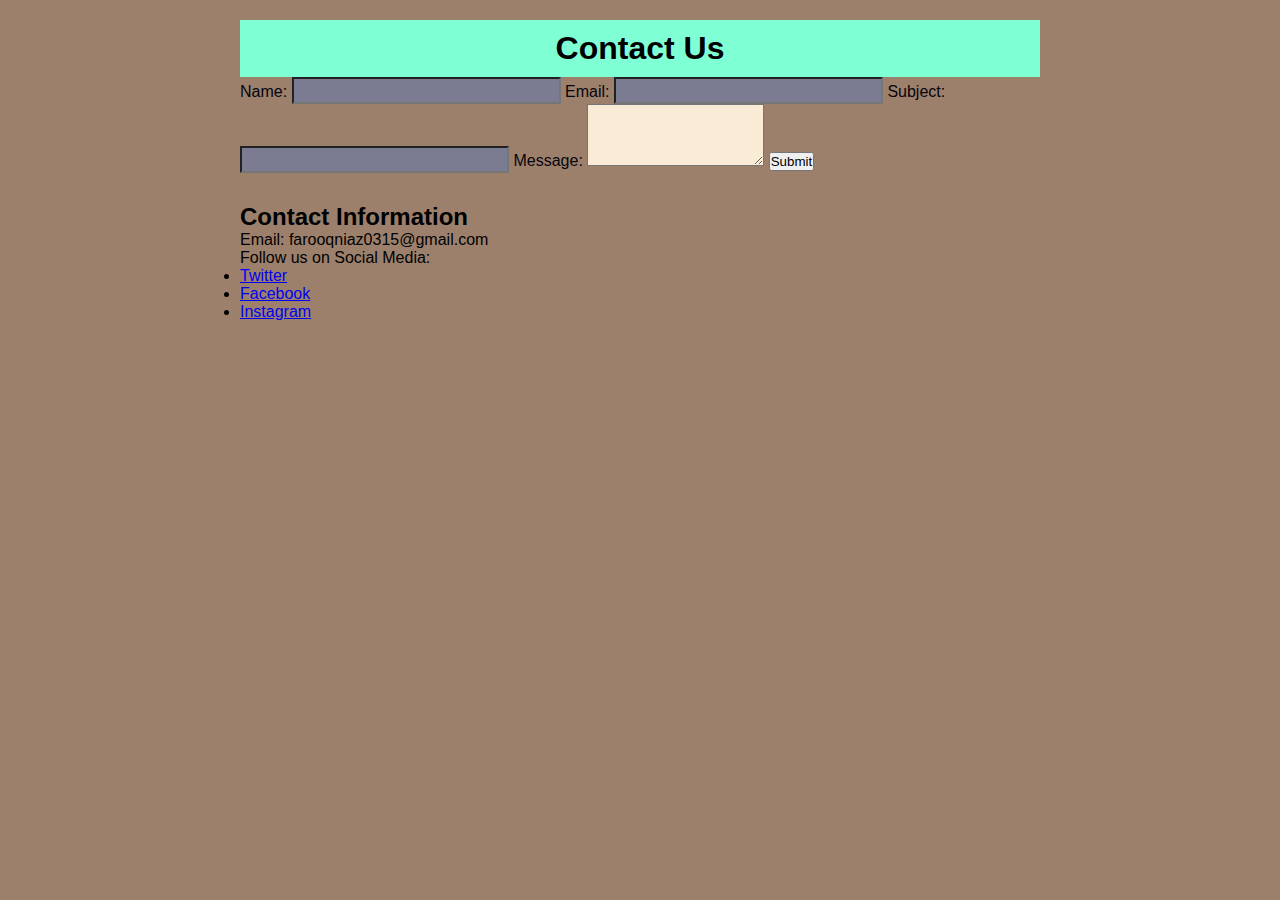
<file: contact.html>
<!DOCTYPE html>
<html lang="en">

<head>
    <meta charset="UTF-8">
    <meta name="viewport" content="width=device-width, initial-scale=1.0">
    <title>Contact Us - Our Travel Blog</title>
    <link rel="stylesheet" type="text/css" href="contact.css">
</head>

<body class="contact">

    <header>
        <h1>Contact Us</h1>
    </header>

    <section class="contact-form">
        <form action="submit_form.php" method="post">
            <label for="name">Name:</label>
            <input type="text" id="name" name="name" required>

            <label for="email">Email:</label>
            <input type="email" id="email" name="email" required>

            <label for="subject">Subject:</label>
            <input type="text" id="subject" name="subject" required>

            <label for="message">Message:</label>
            <textarea id="message" name="message" rows="4" required></textarea>

            <button type="submit">Submit</button>
        </form>
    </section>

    <section class="contact-info">
        <h2>Contact Information</h2>
        <p>Email: farooqniaz0315@gmail.com</p>
        <p>Follow us on Social Media:</p>
        <ul>
            <li><a href="https://x.com" target="_blank">Twitter</a></li>
            <li><a href="https://www.facebook.com" target="_blank">Facebook</a></li>
            <li><a href="https://www.instagram.com" target="_blank">Instagram</a></li>
        </ul>
    </section>

</body>

</html>
</file>
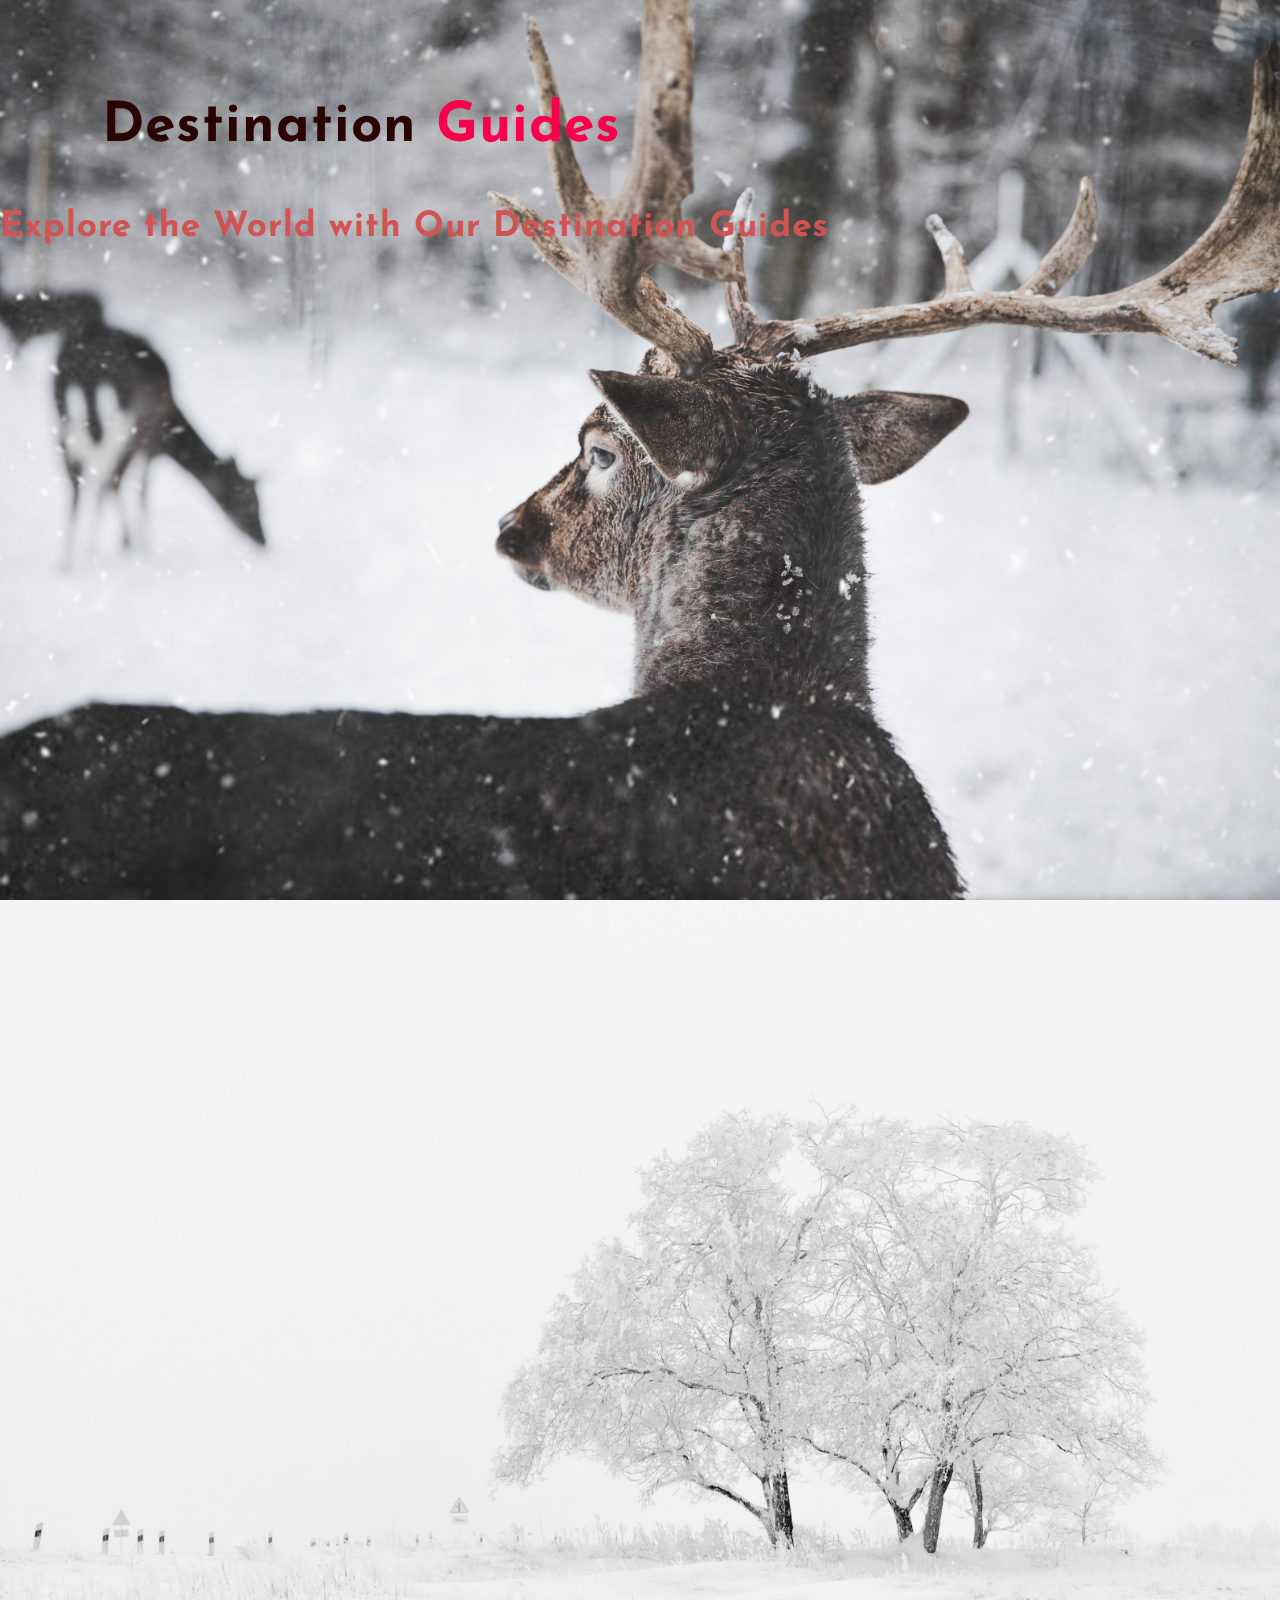
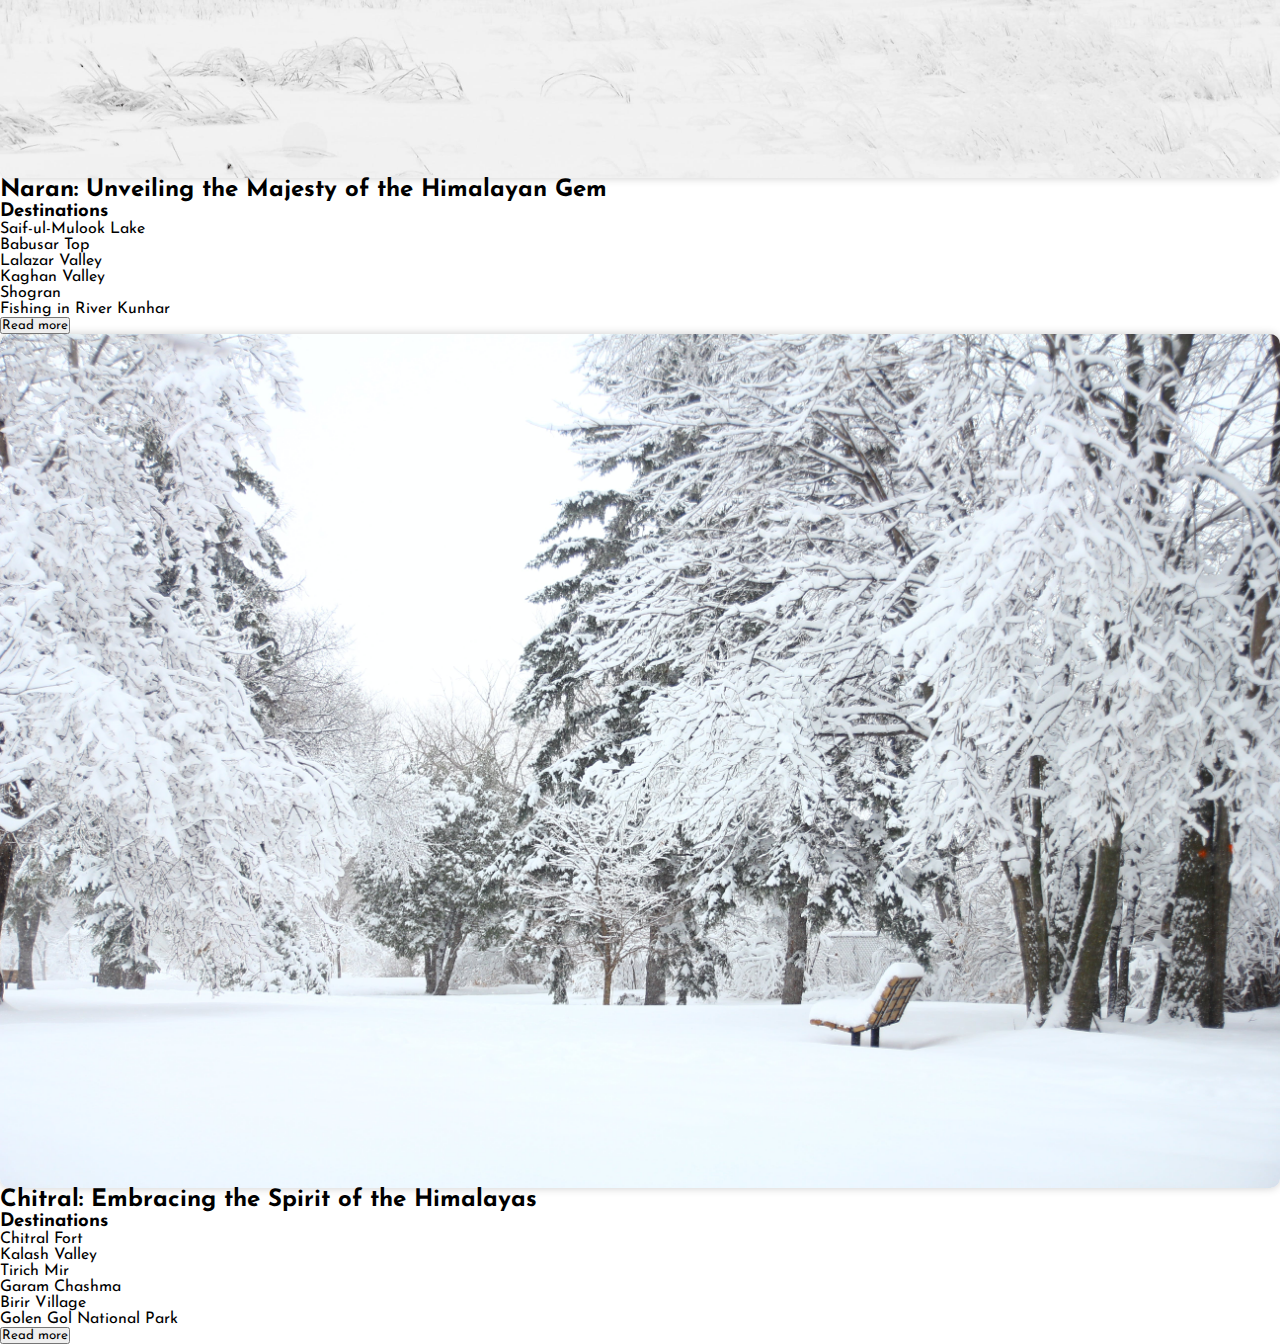
<file: destinations.html>
<!DOCTYPE html>
<html lang="en">

<head>
    <title>Destinations Guides</title>
    <link rel="stylesheet" type="text/css" href="destinations.css">
    <link rel="preconnect" href="https://fonts.gstatic.com">
    <link href="https://fonts.googleapis.com/css?family=Josefin+Sans:ital,wght@0,100;0,200;0,300;0,400;0,500;0,600;0,700;0,100;1,200;1,300;1,400;1,500;1,600,1,700&display=swap" rel="stylesheet">
    <link rel="stylesheet" href="https://cdnjs.cloudflare.com/ajax/libs/font-awesome/6.4.2/css/all.min.css" integrity="sha512-z3gLpd7yknf1YoNbCzqRKc4qyor8gaKU1qan+CShxbuBm...">
</head>

<body>

    <div class="hero">

        <nav>
            <h1 class="logo">Destination <span>Guides</span></h1>
        </nav>

        <div class="content">
        <h3 style="color: rgb(209, 84, 84);
        font-size: 35px;
        letter-spacing: 1px;
        cursor: pointer;
        padding-top: 55px;">Explore the World with Our Destination Guides</h3>
        </div>

    </div>

    <!-- About section start -->
    <section class="about">
        <div class="main">
            <img src="naran_valley.jpg" alt="Naran Valley Image">
            <div class="about-text">
                <h2>Naran: Unveiling the Majesty of the Himalayan Gem</h2>
                <h3>Destinations</h3>
                <p>Saif-ul-Mulook Lake
                    <br>Babusar Top
                    <br>Lalazar Valley
                    <br>Kaghan Valley
                    <br>Shogran
                    <br>Fishing in River Kunhar
                </p>
                <button type="button">Read more</button>
            </div>
        </div>
    </section>

    <section class="about">
        <div class="main">
            <img src="chitral_valley.jpg" alt="Chitral Valley Image">
            <div class="about-text">
                <h2>Chitral: Embracing the Spirit of the Himalayas</h2>
                <h3>Destinations</h3>
                <p>Chitral Fort
                    <br>Kalash Valley
                    <br>Tirich Mir
                    <br>Garam Chashma
                    <br>Birir Village
                    <br>Golen Gol National Park
                </p>
                <button type="button">Read more</button>
            </div>
        </div>
    </section>
</file>
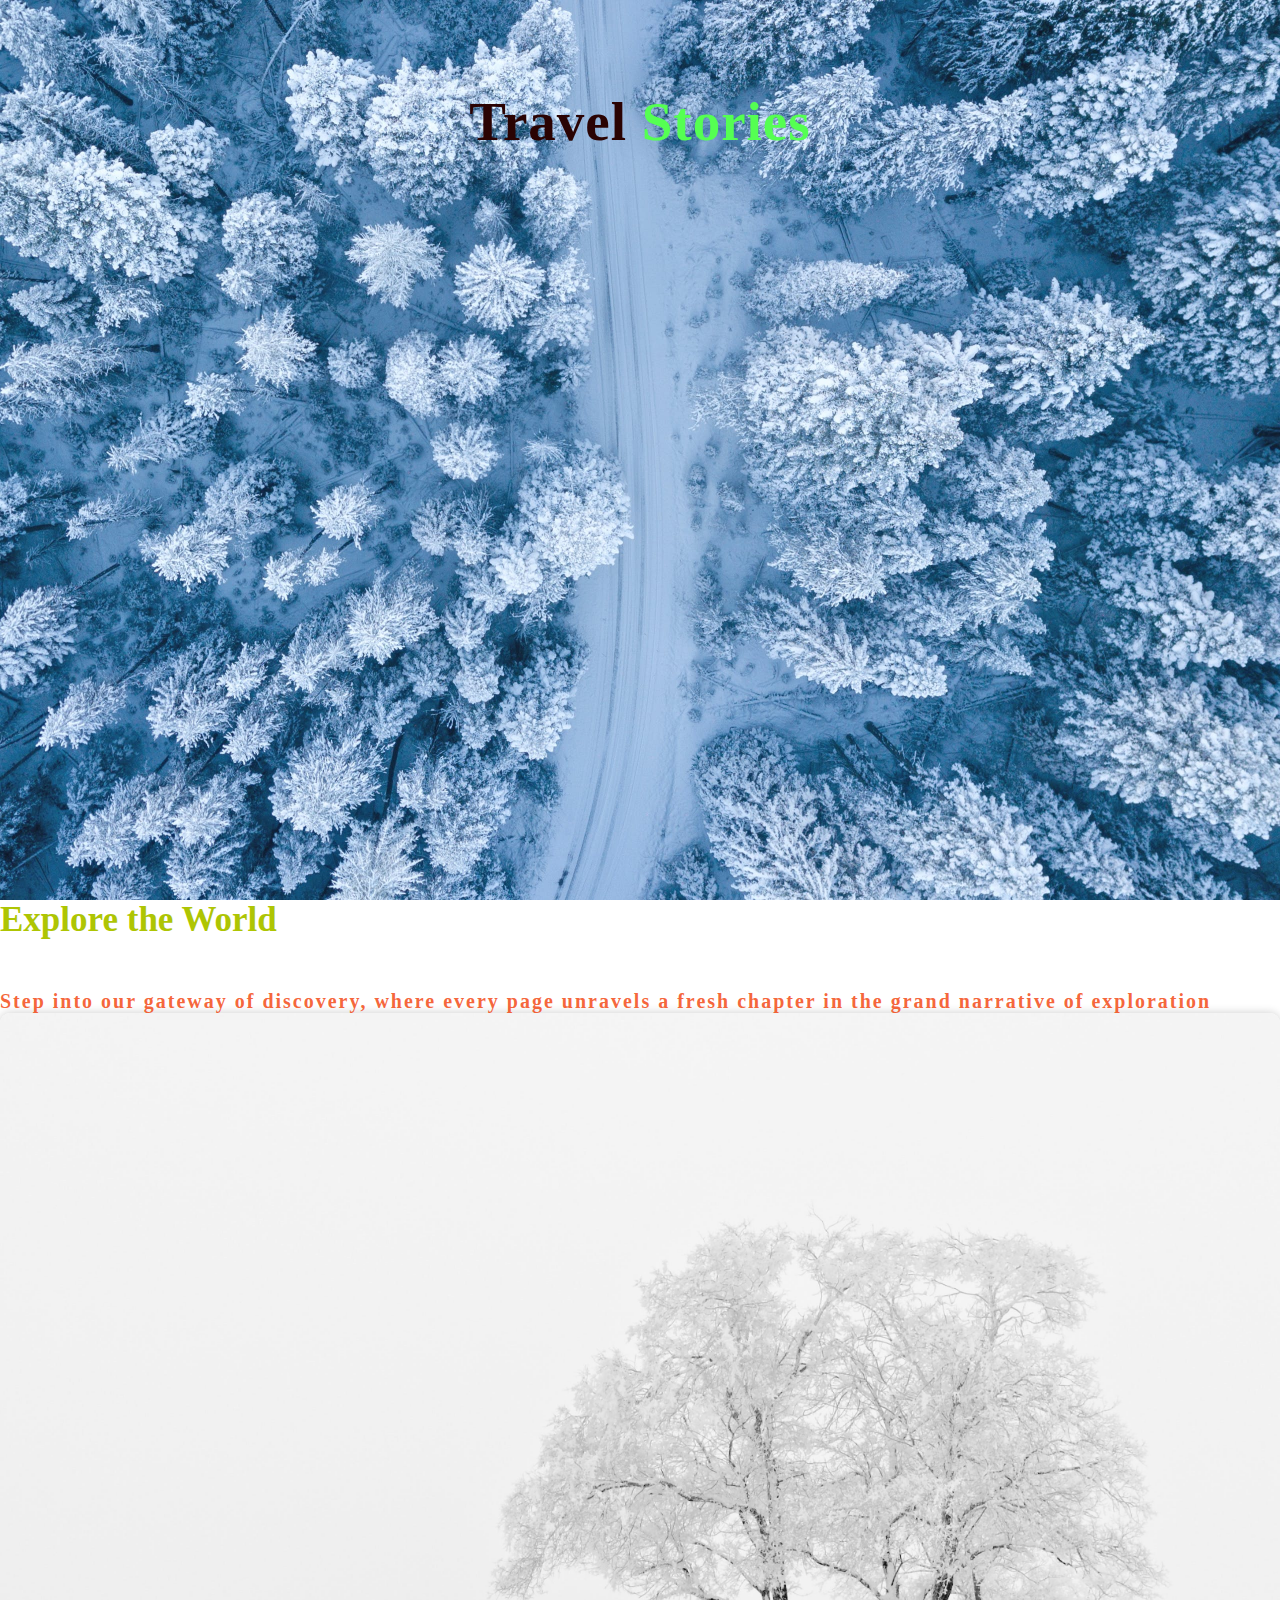
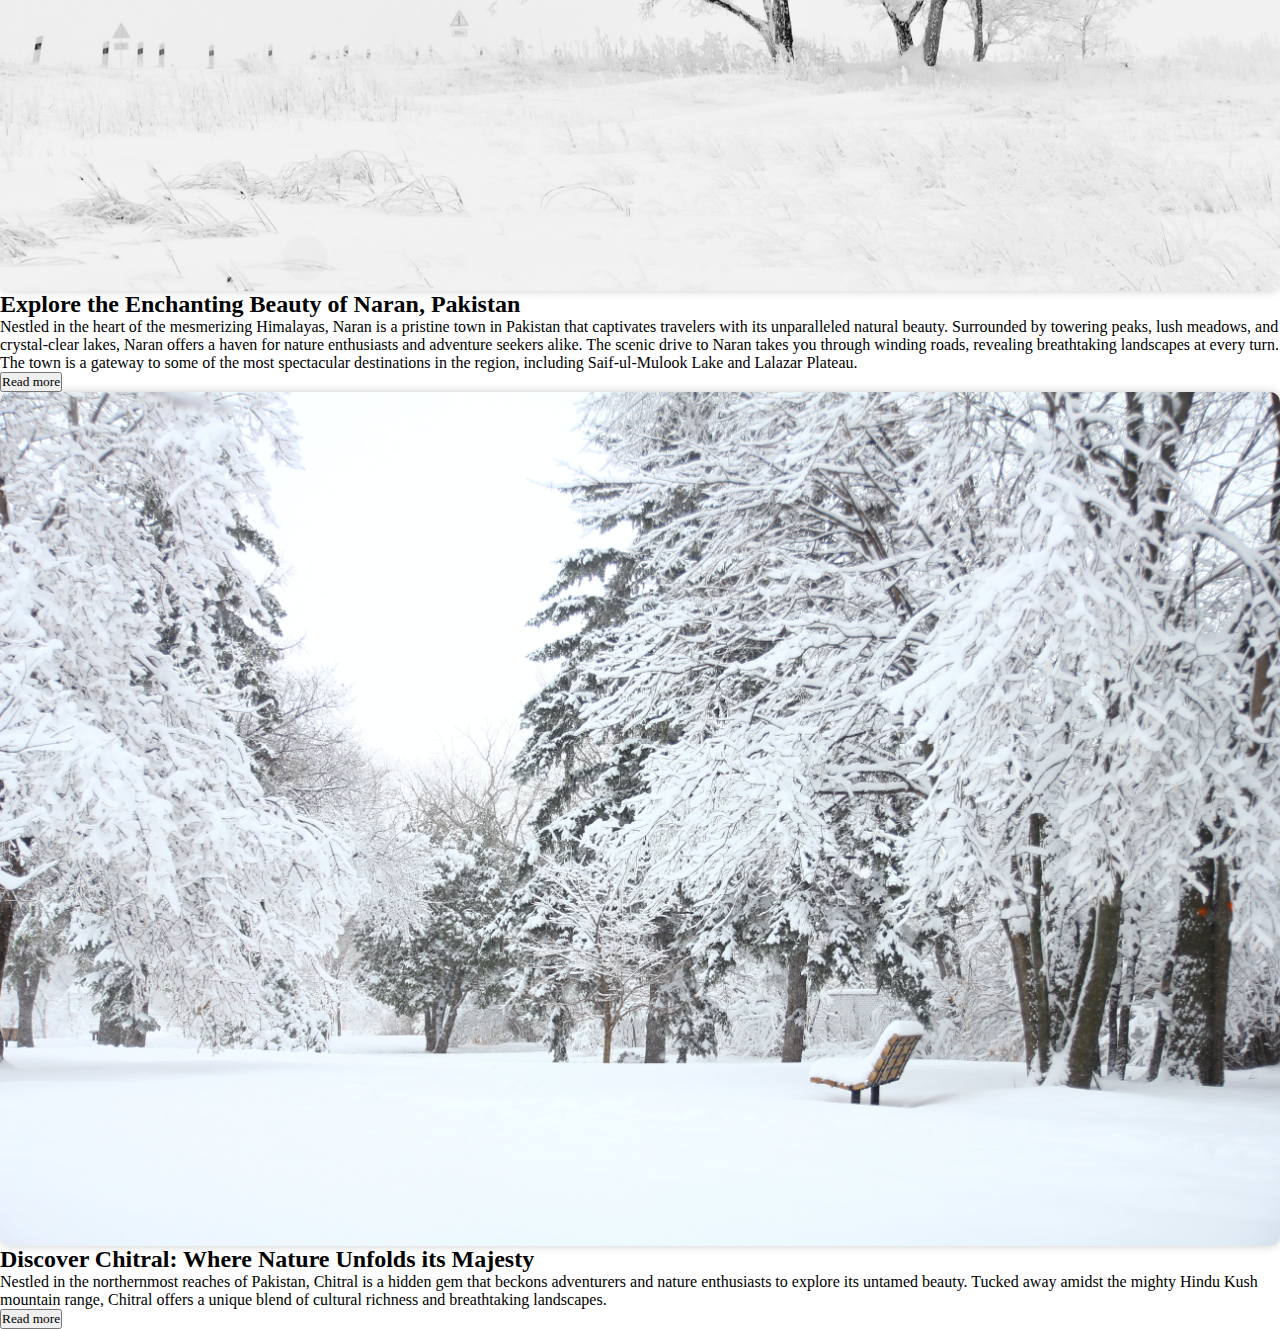
<file: stories.html>
<!DOCTYPE html>
<html>

<head>
    <title>Travel stories</title>
    <link rel="stylesheet" type="text/css" href="stories.css">
    <link rel="preconnect" href="https://fonts.gstatic.com">
    <link href="https://fonts.googleapis.com/css?family=Josefin+Sans:ital,wght@0,100;0,200;0,300;0,400" rel="stylesheet">
    <link rel="stylesheet" href="https://cdnjs.cloudflare.com/ajax/libs/font-awesome/6.4.2/css/all.min.css">
</head>

<body>

<div class="hero">
    <nav>
        <h1 class="logo">Travel <span>Stories</span></h1>
    </nav>
</div>

<div class="content">
    <h3>Explore the World</h3>
    <h4>Step into our gateway of discovery, where every page unravels a fresh chapter in the grand narrative of exploration</h4>

    <!-- About section start -->
    <section class="about">
        <div class="main">
            <img src="naran_valley.jpg">
            <div class="about-text">
                <h2>Explore the Enchanting Beauty of Naran, Pakistan</h2>
                <p>Nestled in the heart of the mesmerizing Himalayas, Naran is a pristine town in Pakistan that captivates travelers with its unparalleled natural beauty. Surrounded by towering peaks, lush meadows, and crystal-clear lakes, Naran offers a haven for nature enthusiasts and adventure seekers alike. 
                    The scenic drive to Naran takes you through winding roads, revealing breathtaking landscapes at every turn. The town is a gateway to some of the most spectacular destinations in the region, including Saif-ul-Mulook Lake and Lalazar Plateau.</p>
                <button type="button">Read more</button>
            </div>
        </div>
    </section>

    <section class="about">
        <div class="main">
            <img src="chitral_valley.jpg">
            <div class="about-text">
                <h2>Discover Chitral: Where Nature Unfolds its Majesty</h2>
                <p>Nestled in the northernmost reaches of Pakistan, Chitral is a hidden gem that beckons adventurers and nature enthusiasts to explore its untamed beauty. Tucked away amidst the mighty Hindu Kush mountain range, Chitral offers a unique blend of cultural richness and breathtaking landscapes.</p>
                <button type="button">Read more</button>
            </div>
        </div>
    </section>
    <!-- Service section start -->
</div>

</body>

</html>
</file>
<file: contact.css>
*{
    font-family: 'Arial', sans-serif;
    margin: 0;
    padding: 0;
}

header {
    background-color: #333;
    color: #fff;
    padding: 10px;
    text-align: center;
}

nav ul {
    list-style-type: none;
    margin: 0;
    padding: 0;
}

nav ul li {
    display: inline;
    margin-right: 20px;
}

.contact {
    max-width: 800px;
    margin: 20px auto;
    background-color: rgb(157, 128, 108);
}

.contact header {
    background-color: aquamarine;
    color: black;
}

.contact-form {
    margin-bottom: 30px;
}

.contact-form label {
    color: rgb(5, 5, 13);
}

.contact-form input {
    color: rgb(3, 3, 9);
    background-color: rgb(123, 123, 145);
    font-size: 20px;
}

.contact-form textarea {
    background-color: antiquewhite;
}
</file>
<file: destinations.css>
* {
    padding: 0;
    margin: 0;
    font-family: "Josefin Sans", sans-serif;
    box-sizing: border-box;
}

.hero {
    height: 100vh;
    width: 100%;
    background-image: url(destinations_cover.jpg);
    background-size: cover;
    background-position: center;
}


nav {
    display: flex;
    align-items: center;
    justify-content: space-between;
    padding-top: 45px;
    padding-left: 8%;
    padding-right: 8%;
}

.logo {
    color: rgb(42, 3, 3);
    font-size: 55px;
    letter-spacing: 1px;
    cursor: pointer;
    padding-top: 55px;
}

span {
    color: #f9004d;
}

nav ul li {
    list-style-type: none;
    display: inline-block;
    padding: 10px 25px;
}
.about img {
    display: block;
    margin: 0 auto;
    max-width: 100%;
    height: auto;
    border-radius: 10px; /* Add border-radius for a rounded look */
    box-shadow: 0 0 10px rgba(0, 0, 0, 0.2); /* Add box-shadow for a subtle effect */
}
nav ul li a {
    color: white;
    text-decoration: none;
    font-weight: bold;
    text-transform: capitalize;
}

nav ul li a:hover {
    color: #f9004d;
    transition: 0.4s;
}

.btn {
    background-color: #f9004d;
    color: white;
}
.hh {
    color: rgb(255, 255, 255);
    font-size: 24px;
    margin-top: 20px;
}
</file>
<file: stories.css>
*{
    padding: 0;
    margin: 0;
    font-family: 'sans-serif';
    box-sizing: border-box;
}

.hero {
    height: 100vh;
    background-image: url(stories_background.jpg);
    background-size: cover;
    width: 100%;
    background-position: center;
}
nav{
    display: flex;
    align-items: center;
    justify-content: space-around;
    padding-top: 45px;
    padding-left: 8%;
    padding-right: 8%;
    }
.logo{
    
    color: rgb(42, 3, 3);
    font-size: 55px;
    letter-spacing: 1px;
    cursor: pointer;
    padding-top: 45px;
}

span {
    color: #55ff52;
}
.about img {
    display: block;
    margin: 0 auto;
    max-width: 100%;
    height: auto;
    border-radius: 10px; /* Add border-radius for a rounded look */
    box-shadow: 0 0 10px rgba(0, 0, 0, 0.2); /* Add box-shadow for a subtle effect */
}
nav ul li {
    list-style-type: none;
    display: inline-block;
    padding: 10px 25px;
}

nav ul li a {
    color: white;
    text-decoration: none;
    font-weight: bold;
    text-transform: capitalize;
}

nav ul li a:hover {
    color: #4bf64e;
    transition: 0.45s;
}

.btn {
    background-color: #69004d;
    color: white;
    text-decoration: none;
    border: 2px solid transparent;
    font-weight: bold;
    padding: 10px 25px;
    border-radius: 30px;
    transition: transform 0.4s;
}

.btn:hover {
    transform: scale(1.2);
}

.content {
    position: relative;
}

h3 {
    color: rgb(174, 197, 3);
    font-size: 35px;
    margin-bottom: 50px;
}

h4 {
    color: #f33d06cc;
    letter-spacing: 2px;
    font-size: 20px;
}

.newsletter form {
    width: 380px;
    max-width: 100%;
    position: relative;
}

.newsletter form input:first-child {
    display: inline-block;
    width: 100%;
    padding: 14px 15px;
    border: 2px solid #19004d;
    outline: none;
    border-radius: 30px;
}

.newsletter form input:last-child {
    position: absolute;
    display: inline-block;
    border: none;
    outline: none;
    padding: 10px 30px;
    border-radius: 30px;
}
</file>
